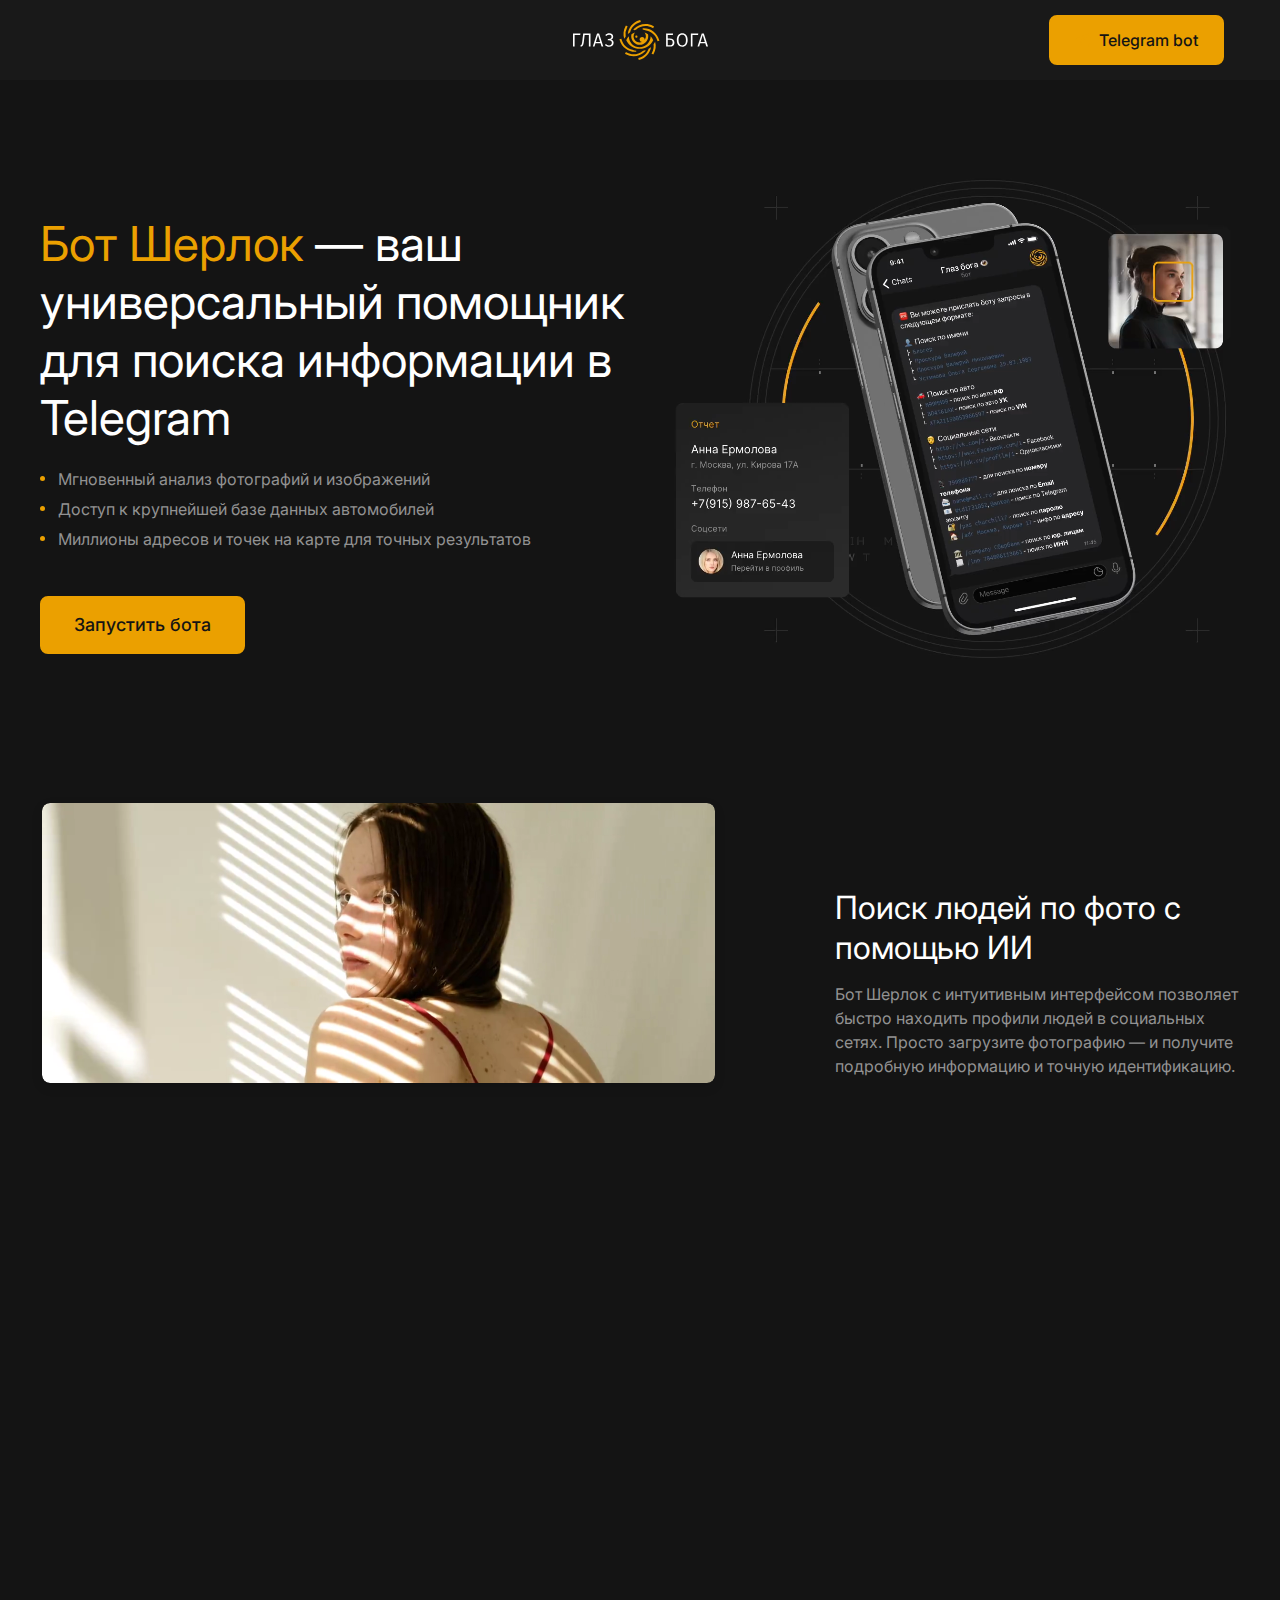
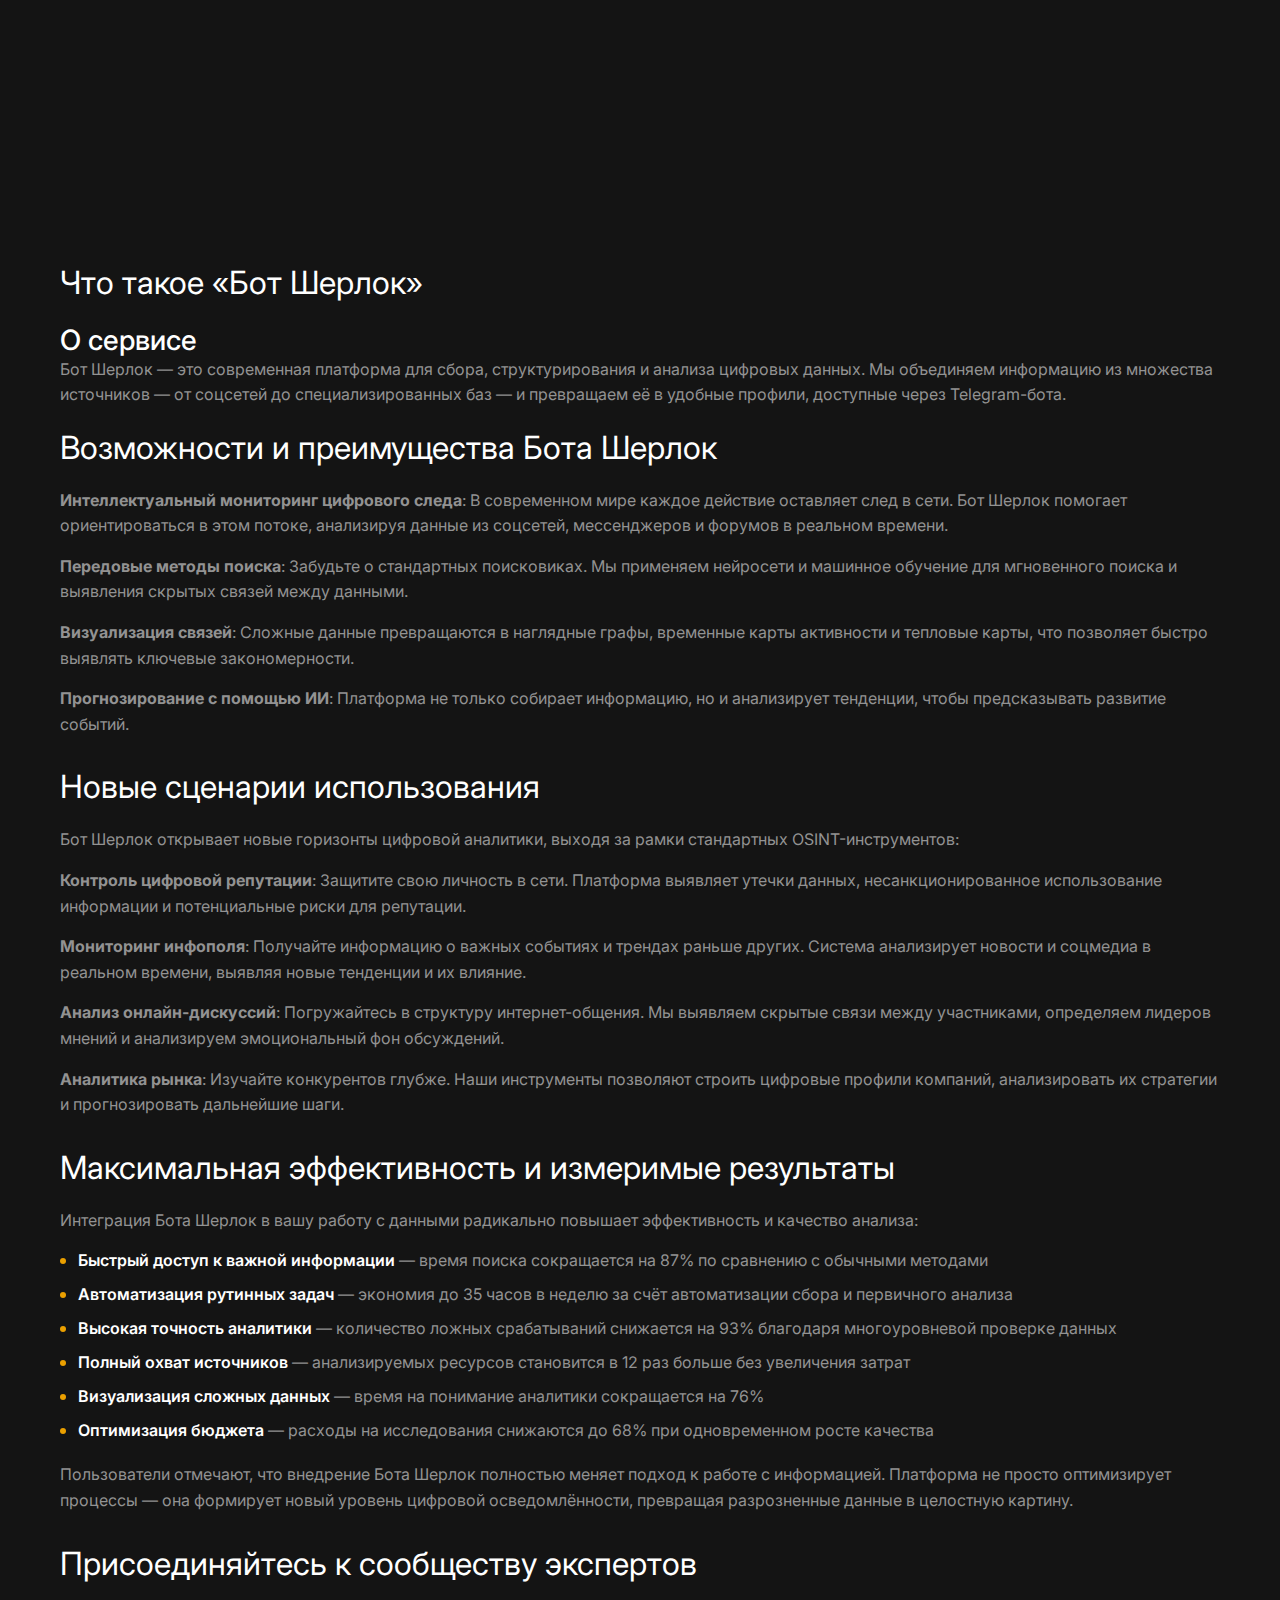
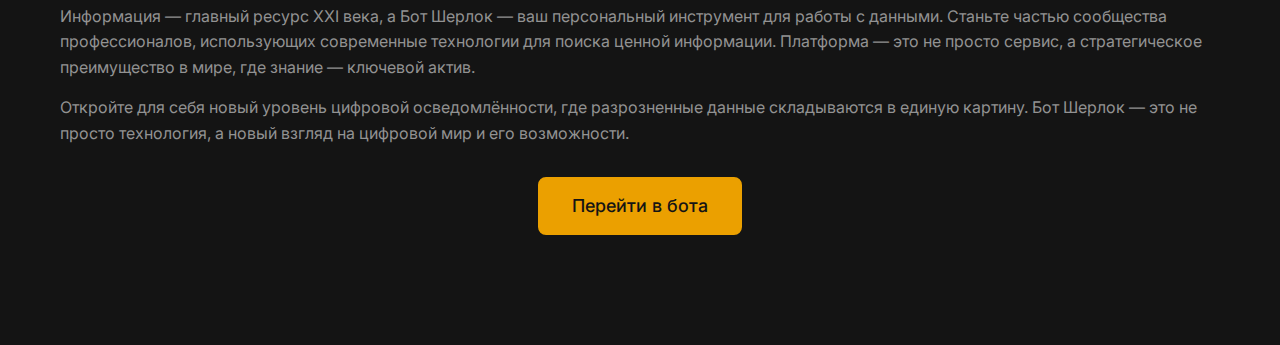
<file: index.html>
<!DOCTYPE html>
<html lang="ru-RU">
<head>
    <meta charset="UTF-8">
    <meta http-equiv="Content-Type" content="text/html; charset=UTF-8">
    <meta name="viewport" content="width=device-width, initial-scale=1.0">
    <link rel="canonical" href="https://sherlokbot.info/" />
    <meta name="description" content="Бот Шерлок — современный Telegram-бот для поиска информации. Быстрый анализ фото, доступ к крупнейшей базе автомобилей и многое другое. Оцените новые возможности поиска!">
    <meta name="keywords" content="бот шерлок телеграмм, бот sherlock, sherlock bot, бот для поиска людей, бот для поиска по фото, бот для поиска по номеру, бот для поиска по авто, бот для поиска по геолокации, бот для проверки информации, бот для анализа данных, бот для мониторинга, бот для аналитики, бот для поиска в Telegram, бот для поиска информации, бот для поиска по соцсетям, бот для поиска по базам, бот для поиска по картам, бот для поиска по адресам, бот для поиска по телефонам, бот для поиска по VIN, бот для поиска по ПТС, бот для поиска по СТС, бот для поиска по госномеру, бот для поиска по имени, бот для поиска по фамилии, бот для поиска по дате рождения, бот для поиска по email, бот для поиска по IP, бот для поиска по фото в Telegram, бот для поиска по номеру в Telegram, бот для поиска по авто в Telegram, бот для поиска по геолокации в Telegram, бот для проверки информации в Telegram, бот для анализа данных в Telegram, бот для мониторинга в Telegram, бот для аналитики в Telegram, бот для поиска в Telegram, бот для поиска информации в Telegram, бот для поиска по соцсетям в Telegram, бот для поиска по базам в Telegram, бот для поиска по картам в Telegram, бот для поиска по адресам в Telegram, бот для поиска по телефонам в Telegram, бот для поиска по VIN в Telegram, бот для поиска по ПТС в Telegram, бот для поиска по СТС в Telegram, бот для поиска по госномеру в Telegram, бот для поиска по имени в Telegram, бот для поиска по фамилии в Telegram, бот для поиска по дате рождения в Telegram, бот для поиска по email в Telegram, бот для поиска по IP в Telegram">

<link rel="icon" href="https://sherlokbot.info/favicon.ico" type="image/x-icon">

    <!-- Yandex.Metrika counter -->
<script type="text/javascript" >
   (function(m,e,t,r,i,k,a){m[i]=m[i]||function(){(m[i].a=m[i].a||[]).push(arguments)};
   m[i].l=1*new Date();
   for (var j = 0; j < document.scripts.length; j++) {if (document.scripts[j].src === r) { return; }}
   k=e.createElement(t),a=e.getElementsByTagName(t)[0],k.async=1,k.src=r,a.parentNode.insertBefore(k,a)})
   (window, document, "script", "https://mc.yandex.ru/metrika/tag.js", "ym");

   ym(103396172, "init", {
        clickmap:true,
        trackLinks:true,
        accurateTrackBounce:true,
        webvisor:true
   });
</script>
<noscript><div><img src="https://mc.yandex.ru/watch/103396172" style="position:absolute; left:-9999px;" alt="" /></div></noscript>
<!-- /Yandex.Metrika counter -->
    
    <!-- Schema.org разметка -->
    <script type="application/ld+json">
    {
        "@context": "https://schema.org",
        "@type": "SoftwareApplication",
        "name": "Бот Шерлок",
        "applicationCategory": "UtilityApplication",
        "operatingSystem": "Telegram",
        "offers": {
            "@type": "Offer",
            "price": "0",
            "priceCurrency": "RUB"
        },
        "description": "Интеллектуальный Telegram-бот для поиска информации. Быстрый поиск по фото, доступ к базе автомобилей и многое другое.",
        "aggregateRating": {
            "@type": "AggregateRating",
            "ratingValue": "4.8",
            "ratingCount": "1250"
        }
    }
    </script>
    
    <!-- Open Graph / Facebook -->
    <meta property="og:type" content="website">
    <meta property="og:url" content="https://sherlokbot.info/">
    <meta property="og:title" content="Бот Шерлок — официальный сайт Telegram-бота">
    <meta property="og:description" content="Бот Шерлок — уникальный Telegram-бот для поиска данных. Быстрый анализ фото, доступ к миллионам записей и современная аналитика. Попробуйте новые технологии поиска!">
    <meta property="og:image" content="https://sherlokbot.info/images/logo.svg">

    <!-- Twitter -->
    <meta property="twitter:card" content="summary_large_image">
    <meta property="twitter:url" content="https://sherlokbot.info/">
    <meta property="twitter:title" content="Бот Шерлок — официальный сайт Telegram-бота">
    <meta property="twitter:description" content="Бот Шерлок — Telegram-бот нового поколения для поиска информации. Молниеносный поиск по фото, авто и геолокации. Откройте для себя цифровой поиск будущего!">
    <meta property="twitter:image" content="https://sherlokbot.info/images/logo.svg">
    
    <title>Бот Шерлок — интеллектуальный Telegram-бот для поиска информации</title>
    <link rel="icon" href="favicon.ico" type="image/x-icon">
    <link rel="stylesheet" href="css/style.css" media="all">
    <style>
        #about .container {
            display: block;
            max-width: 1200px;
            margin: 0 auto;
            padding: 0 20px;
        }
        #about section {
            margin-bottom: 30px;
        }
        #about h1 {
            margin-bottom: 30px;
            text-align: center;
        }
        #about h2 {
            margin-bottom: 20px;
        }
        #about p {
            margin-bottom: 15px;
            line-height: 1.6;
        }
        .block__image, .block__video {
            max-width: 100%;
            overflow: hidden;
            border-radius: 8px;
            box-shadow: 0 4px 12px rgba(0,0,0,0.1);
        }
        .block__image img {
            width: 100%;
            height: auto;
            display: block;
        }
        video {
            width: 100%;
            height: auto;
            display: block;
        }
        /* Стили для хедера */
        header {
            width: 100%;
            padding: 0;
            background-color: #191919;
            position: fixed;
            top: 0;
            left: 0;
            z-index: 3000;
            opacity: 1 !important;
            visibility: visible !important;
            transform: none !important;
            transition: none !important;
        }
        /* Явно запрещаем скрытие хедера */
        header.hidden {
            display: block !important;
            opacity: 1 !important;
            visibility: visible !important;
            transform: none !important;
        }
        .header.content {
            display: flex;
            justify-content: center;
            align-items: center;
        }
        .header-logo {
            max-width: 135px;
        }
        .header-logo img {
            width: 100%;
            height: auto;
        }
        .button--empty {
            display: inline-flex;
            align-items: center;
            position: fixed;
            bottom: 24px;
            left: 24px;
            right: 24px;
            z-index: 4000;
        }
        .button--empty a {
            display: flex;
            align-items: center;
            background: rgba(25,25,25,.8);
            color: #eba000;
            font-size: 16px;
            height: 50px;
            padding: 0 1.5rem;
            width: 100%;
            text-decoration: none;
            border: none;
        }
        .button--empty a:hover {
            background: rgba(25,25,25,.8);
            color: #ffbc2e;
        }
        .button--empty svg {
            fill: #eba000;
            width: 16px;
            height: 14px;
            margin-right: 8px;
        }
        .button--empty a:hover svg {
            fill: #ffbc2e;
        }
        .button a {
            background: #eba000;
            border: 2px solid #eba000;
            color: #141414;
            font-weight: 500;
            border-radius: 0.5rem;
        }
        /* Стили для списка преимуществ */
        #about ul {
            margin-bottom: 20px;
        }
        #about ul li {
            color: #929292;
            font: normal 16px/24px Inter, sans-serif;
            margin-bottom: 10px;
            position: relative;
            padding-left: 18px;
        }
        #about ul li::before {
            content: "";
            position: absolute;
            left: 0;
            top: 10px;
            width: 6px;
            height: 6px;
            background-color: #eba000;
            border-radius: 50%;
        }
        #about ul li strong {
            color: #fff;
            font-weight: 600;
        }
        /* Медиа-запросы для адаптивности */
        @media screen and (min-width: 768px) {
            .button--empty {
                position: absolute;
                bottom: auto;
                left: auto;
                right: 40px;
                top: 15px;
            }
            .button--empty a {
                width: auto;
            }
            header {
                position: fixed;
                top: 0;
            }
            header.hidden {
                transform: none !important; /* Отключаем скрытие хедера при скролле */
            }
            #index {
                margin-top: 5rem;
            }
        }
        /* Добавляем отступ для основного контента, чтобы он не скрывался под фиксированным хедером */
        main {
            padding-top: 5rem;
        }
        /* Убираем двойной отступ для первой секции на десктопе */
        @media screen and (min-width: 768px) {
            #index {
                margin-top: 0;
            }
        }
        /* Стили для FAQ секции */
        #faq {
            padding: 60px 0;
            background-color: #191919;
        }
        #faq .container {
            max-width: 1200px;
            margin: 0 auto;
            padding: 0 20px;
        }
        #faq h2 {
            color: #fff;
            font-size: 32px;
            text-align: center;
            margin-bottom: 40px;
        }
        .faq-list {
            display: flex;
            flex-direction: column;
            gap: 24px;
            align-items: stretch;
        }
        .faq-item {
            background: rgba(255, 255, 255, 0.05);
            border-radius: 12px;
            padding: 24px 32px;
            transition: all 0.3s ease;
            width: 100%;
            max-width: 100%;
            box-sizing: border-box;
            text-align: left;
        }
        .faq-item:hover {
            background: rgba(255, 255, 255, 0.08);
        }
        .faq-item h3 {
            color: #eba000;
            font-size: 20px;
            margin-bottom: 12px;
            font-weight: 600;
        }
        .faq-item p {
            color: #929292;
            font-size: 16px;
            line-height: 1.6;
            margin: 0;
        }
        @media screen and (max-width: 768px) {
            #faq {
                padding: 40px 0;
            }
            #faq .container {
                max-width: 100%;
                padding: 0 8px;
            }
            #faq h2 {
                font-size: 24px;
                margin-bottom: 30px;
            }
            .faq-item {
                padding: 16px 10px;
            }
            .faq-item h3 {
                font-size: 18px;
            }
            .faq-item p {
                font-size: 14px;
            }
        }
    </style>
</head>

<body>
    <div id="app">
        <header>
            <div class="container">
                <div class="header content">
                    <div class="header-logo">
                        <a href="/" title="Бот Шерлок">
                            <img src="images/logo.svg" alt="Sherlock Bot">
                        </a>
                    </div>
                    <div class="button button--empty">
                        <a href="https://t.me/sherlok_poisk35_bot" target="_blank" title="Телеграм бот">
                            <svg>
                                <use href="images/telegram.svg#telegram"></use>
                            </svg>
                            <span>Telegram bot</span>
                        </a>
                    </div>
                </div>
            </div>
        </header>

        <main>
            <section id="index">
                <div class="container">
                    <div class="index content object-wrapper">
                        <div class="index__main object">
                            <div class="index__title">
                                <h1><span>Бот Шерлок</span> — ваш универсальный помощник <br>для поиска информации в Telegram</h1>
                            </div>
                            <ul class="index-lead">
                                <li class="index-lead__item">
                                    <p>Мгновенный анализ фотографий и изображений</p>
                                </li>
                                <li class="index-lead__item">
                                    <p>Доступ к крупнейшей базе данных автомобилей</p>
                                </li>
                                <li class="index-lead__item">
                                    <p>Миллионы адресов и точек на карте для точных результатов</p>
                                </li>
                            </ul>
                            <div class="index__button">
                                <div class="button">
                                    <a href="https://t.me/sherlok_poisk35_bot" target="_blank" title="Открыть бота">Запустить бота</a>
                                </div>
                            </div>
                        </div>
                        <div class="index__video">
                            <video playsinline autoplay muted loop>
                                <source src="media/main.mp4" type="video/mp4">
                            </video>
                        </div>
                    </div>
                </div>
            </section>
            
         <section id="block_1">
          <div class="container">
            <div class="block block--reverse content object-wrapper">
              <div class="block__main object">
                <div class="block__title">
                  <h2>Поиск людей по фото с помощью ИИ</h2>
                </div>
                <div class="block__text">
                  <p>Бот Шерлок с интуитивным интерфейсом позволяет быстро находить профили людей в социальных сетях. Просто загрузите фотографию — и получите подробную информацию и точную идентификацию.</p>
                </div>
              </div>
              <div class="block__video object">
                <video playsinline autoplay muted loop>
                  <source src="media/block_1.mp4" type="video/mp4">
                </video>
              </div>
            </div>
          </div>
        </section>
        <section id="block_2">
          <div class="container">
            <div class="block content object-wrapper">
              <div class="block__main object">
                <div class="block__title">
                  <h2>Поиск по автомобилям</h2>
                </div>
                <div class="block__text">
                  <p>Открывайте доступ к миллионам записей об автомобилях, включая данные о ПТС и СТС, собранные из открытых источников.</p>
                </div>
              </div>
              <div class="block__image object">
                <img src="images/block_2.png" srcset="images/block_2.png 1x, images/block_2@2x.png 2x, images/block_2@3x.png 3x" loading="lazy" alt="Поиск автомобилей">
              </div>
            </div>
          </div>
        </section>
        <section id="block_3">
          <div class="container">
            <div class="block block--reverse content object-wrapper">
              <div class="block__main object">
                <div class="block__title">
                  <h2>Поиск по геолокации</h2>
                </div>
                <div class="block__text">
                  <p>Укажите точку на карте — и получите сведения о людях, которые бывали или находятся там сейчас.</p>
                </div>
              </div>
              <div class="block__image object">
                <img src="images/block_3.png" srcset="images/block_3.png 1x, images/block_3@2x.png 2x, images/block_3@3x.png 3x" loading="lazy" alt="Поиск по геолокации">
              </div>
            </div>
          </div>
        </section>
        <section id="about">
          <div class="container">
             <div class="about__content">
                <h2>Что такое «Бот Шерлок»</h2>
                <h3>О сервисе</h3>
                <p>Бот Шерлок — это современная платформа для сбора, структурирования и анализа цифровых данных. Мы объединяем информацию из множества источников — от соцсетей до специализированных баз — и превращаем её в удобные профили, доступные через Telegram-бота.</p>
             </div>
             <section>
                <h2>Возможности и преимущества Бота Шерлок</h2>
                
                <p>
                    <strong>Интеллектуальный мониторинг цифрового следа</strong>: В современном мире каждое действие оставляет след в сети. Бот Шерлок помогает ориентироваться в этом потоке, анализируя данные из соцсетей, мессенджеров и форумов в реальном времени.
                </p>
                <p>
                    <strong>Передовые методы поиска</strong>: Забудьте о стандартных поисковиках. Мы применяем нейросети и машинное обучение для мгновенного поиска и выявления скрытых связей между данными.
                </p>
                <p>
                    <strong>Визуализация связей</strong>: Сложные данные превращаются в наглядные графы, временные карты активности и тепловые карты, что позволяет быстро выявлять ключевые закономерности.
                </p>
                <p>
                    <strong>Прогнозирование с помощью ИИ</strong>: Платформа не только собирает информацию, но и анализирует тенденции, чтобы предсказывать развитие событий.
                </p>
             </section>
             <section>
                <h2>Новые сценарии использования</h2>
                <p>
                   Бот Шерлок открывает новые горизонты цифровой аналитики, выходя за рамки стандартных OSINT-инструментов:
                </p>
              
                <p>
                    <strong>Контроль цифровой репутации</strong>: Защитите свою личность в сети. Платформа выявляет утечки данных, несанкционированное использование информации и потенциальные риски для репутации.
                </p>
                <p>
                    <strong>Мониторинг инфополя</strong>: Получайте информацию о важных событиях и трендах раньше других. Система анализирует новости и соцмедиа в реальном времени, выявляя новые тенденции и их влияние.
                </p>
                <p>
                    <strong>Анализ онлайн-дискуссий</strong>: Погружайтесь в структуру интернет-общения. Мы выявляем скрытые связи между участниками, определяем лидеров мнений и анализируем эмоциональный фон обсуждений.
                </p>
                <p>
                    <strong>Аналитика рынка</strong>: Изучайте конкурентов глубже. Наши инструменты позволяют строить цифровые профили компаний, анализировать их стратегии и прогнозировать дальнейшие шаги.
                </p>
             </section>
             <section>
                <h2>Максимальная эффективность и измеримые результаты</h2>
                <p>
                    Интеграция Бота Шерлок в вашу работу с данными радикально повышает эффективность и качество анализа:
                </p>
            
                <ul>
                    <li><strong>Быстрый доступ к важной информации</strong> — время поиска сокращается на 87% по сравнению с обычными методами</li>
                    <li><strong>Автоматизация рутинных задач</strong> — экономия до 35 часов в неделю за счёт автоматизации сбора и первичного анализа</li>
                    <li><strong>Высокая точность аналитики</strong> — количество ложных срабатываний снижается на 93% благодаря многоуровневой проверке данных</li>
                    <li><strong>Полный охват источников</strong> — анализируемых ресурсов становится в 12 раз больше без увеличения затрат</li>
                    <li><strong>Визуализация сложных данных</strong> — время на понимание аналитики сокращается на 76%</li>
                    <li><strong>Оптимизация бюджета</strong> — расходы на исследования снижаются до 68% при одновременном росте качества</li>
                </ul>

                <p>
                    Пользователи отмечают, что внедрение Бота Шерлок полностью меняет подход к работе с информацией. Платформа не просто оптимизирует процессы — она формирует новый уровень цифровой осведомлённости, превращая разрозненные данные в целостную картину.
                </p>
             </section>
             <section>
                <h2>Присоединяйтесь к сообществу экспертов</h2>
                <p>
                    Информация — главный ресурс XXI века, а Бот Шерлок — ваш персональный инструмент для работы с данными. Станьте частью сообщества профессионалов, использующих современные технологии для поиска ценной информации. Платформа — это не просто сервис, а стратегическое преимущество в мире, где знание — ключевой актив.
                </p>
                <p>
                    Откройте для себя новый уровень цифровой осведомлённости, где разрозненные данные складываются в единую картину. Бот Шерлок — это не просто технология, а новый взгляд на цифровой мир и его возможности.
                </p>
                <div class="button" style="margin-top: 30px; text-align: center;">
                    <a href="https://t.me/sherlok_poisk35_bot" target="_blank" title="Открыть бот">Перейти в бота</a>
                </div>
             </section>
          </div>
        </section>
        </main>

        <footer>
            <div class="container">
                <div class="footer content"></div>
            </div>
        </footer>
    </div>

    <script src="js/main.js"></script>
</body>
</html>
</file>
<file: css/style.css>
/*
Theme Name: eye
*/
@import url(https://fonts.googleapis.com/css2?family=Inter:wght@400;500;600&display=swap);


*,:after,:before
{
	box-sizing:border-box;margin:0;padding:0
}html
{
	height:100%;overflow-x:hidden;width:100vw
}
body
{-webkit-text-size-adjust:100%;-webkit-tap-highlight-color:transparent;-webkit-font-smoothing:antialiased;-moz-font-smoothing:antialiased;min-height:100vh;overflow:hidden;scroll-behavior:smooth;text-align:left;text-rendering:optimizeLegibility;width:100%;background:#141414;color:#fff;font-family:Inter,sans-serif;font-size:1rem;font-weight:400;line-height:1.5}footer,form,header,main,section{position:relative;width:100%}
img{display:block;height:auto;max-width:100%}
svg{fill:currentColor}
ol,ul{list-style:none}
a{text-decoration:none;transition:all .3s ease-out;color:#eba000}
a:active,a:focus{outline:none}
button,fieldset,input,select,textarea{appearance:none;border:none;font:inherit}
button:active,button:focus,fieldset:active,fieldset:focus,input:active,input:focus,select:active,select:focus,textarea:active,textarea:focus{outline:none}
button{cursor:pointer}
#app{margin:0 auto;max-width:1920px;position:relative;width:100%}
h1,
h2
{
	font:normal 20px/30px Inter,sans-serif;
	margin-top: 20px;    /* Верхний отступ */

}h3
{
	font:500 15px/20px Inter,sans-serif;
	margin-top: 20px;    /* Верхний отступ */
	}p{color:#929292;font:normal 16px/24px Inter,sans-serif}b{font-weight:600}
.container{grid-gap:1.75rem 1.5rem;background:transparent;display:grid;grid-template-columns:repeat(6,1fr);grid-template-rows:auto;margin:0 auto;padding:1.75rem 1.5rem;width:100%}
.container .content,.container .content-center{grid-column:1/7}
.button a{align-items:center;background:#eba000;border:2px solid #eba000;border-radius:.5rem;color:#141414;display:inline-flex;font:500 18px/1 Inter,sans-serif;height:58px;justify-content:center;padding:0 2rem;text-align:center;white-space:nowrap}
.button--empty{bottom:24px;display:flex;left:24px;position:fixed;right:24px;z-index:4000}
.button--empty a{background:rgba(25,25,25,.8);color:#eba000;font-size:16px;height:50px;padding:0 1.5rem;width:100%}
.button--empty a svg{fill:#eba000;flex:none;height:14px;margin-right:.5rem;width:16px}
header{background:#191919;transition:all .6s ease-in-out;z-index:3000}
header .container{height:5rem;padding:1.25rem 1.5rem}
header .container .header{align-items:center;justify-content:center;display:flex}
header .container .header-logo a{display:flex}
header .container .header-logo a img{flex:none;height:40px;width:135px}
main{z-index:2000}
footer{z-index:1000}
footer .container{height:5rem;padding:0 1.5rem}
.object{opacity:0;transform:translateY(15px)}
.object-animation{opacity:1;transform:translateY(0)}
#index .container .index{display:flex;flex-direction:column}
#index .container .index__main{margin-bottom:2.5rem}
#index .container .index__title{margin:.5rem 0 .8125rem}
#index .container .index__title h1{text-align:center}
#index .container .index__title h1 span{color:#eba000}
#index .container .index-lead__item p{text-align:center}
#index .container .index__button{display:flex;justify-content:center;margin-top:2.125rem}
#index .container .index__video{display:flex;margin:0 -1.25rem 0 -1.5rem}
#index .container .index__video video{flex:none;width:100%}
#block_1 .container,#block_2 .container,#block_3 .container{padding:1.375rem 1.5rem}
#block_1 .container .block,#block_2 .container .block,#block_3 .container .block{display:flex;flex-direction:column-reverse}
#block_1 .container .block__title,#block_2 .container .block__title,#block_3 .container .block__title{margin-bottom:.875rem}
#block_1 .container .block__text p,#block_1 .container .block__title h2,#block_2 .container .block__text p,#block_2 .container .block__title h2,#block_3 .container .block__text p,#block_3 .container .block__title h2{text-align:center}
#block_1 .container .block__video,#block_2 .container .block__video,#block_3 .container .block__video{display:flex;margin:0 -1.25rem 1.25rem}
#block_1 .container .block__video video,#block_2 .container .block__video video,#block_3 .container .block__video video{align-self:flex-start;border-radius:8px;flex:none;width:100%}
#block_1 .container .block__image,#block_2 .container .block__image,#block_3 .container .block__image{display:flex;margin:0 -1.25rem 1.25rem}
#block_1 .container .block__image img,#block_2 .container .block__image img,#block_3 .container .block__image img{flex:none;border-radius:8px;width:100%}
@media screen and (min-width:768px){.container{grid-gap:1.75rem;grid-template-columns:repeat(9,1fr);position:relative;width:768px}.container .content,.container .content-center{grid-column:1/10}.button--empty{bottom:auto;left:auto;right:40px;top:15px}.button--empty a{width:auto}header{position:fixed;top:0}header.hidden{transform:translateY(-100%)}#index{margin-top:5rem}#index .container .index{flex-direction:row;justify-content:space-between;margin-bottom:2.1875rem}#index .container .index__main{margin:0 1.75rem 0 0;width:calc(44.44444% + .02778rem)}#index .container .index__title{margin:4.6875rem 0 1.25rem}#index .container .index__title h1{text-align:left}#index .container .index-lead__item{margin-left:1.125rem;position:relative}#index .container .index-lead__item:before{background:#eba000;border-radius:50%;content:"";display:block;height:5px;left:-1.125rem;position:absolute;top:.5625rem;width:5px}#index .container .index-lead__item:not(:last-child){margin-bottom:.375rem}#index .container .index-lead__item p{text-align:left}#index .container .index__button{justify-content:flex-start;margin-top:2.8125rem}#index .container .index__video{margin:3.875rem 0 0;width:calc(55.55556% - .77778rem)}#index .container .index__video video{margin-left:-1.75rem;width:calc(100% + 1.75rem)}#block_1 .container .block,#block_2 .container .block,#block_3 .container .block{align-items:center;flex-direction:row}#block_1 .container .block--reverse,#block_2 .container .block--reverse,#block_3 .container .block--reverse{flex-direction:row-reverse}#block_1 .container .block--reverse .block__main,#block_2 .container .block--reverse .block__main,#block_3 .container .block--reverse .block__main{margin:0 0 0 1.75rem}#block_1 .container .block__main,#block_2 .container .block__main,#block_3 .container .block__main{margin-right:1.75rem;width:calc(33.33333% - .16667rem)}#block_1 .container .block__text p,#block_1 .container .block__title h2,#block_2 .container .block__text p,#block_2 .container .block__title h2,#block_3 .container .block__text p,#block_3 .container .block__title h2{text-align:left}#block_1 .container .block__image,#block_1 .container .block__video,#block_2 .container .block__image,#block_2 .container .block__video,#block_3 .container .block__image,#block_3 .container .block__video{margin:0;width:calc(66.66667% - .58333rem)}}
@media screen and (min-width:992px){.container{width:992px}#index .container .index__title{margin:6.6875rem 0 1.25rem}}
@media screen and (min-width:1248px){.container{grid-gap:1.75rem 2.25rem;grid-template-columns:repeat(12,1fr);width:1248px}.container .content{grid-column:1/13}.container .content-center{grid-column:3/11}h1{font-size:48px;line-height:58px}h2{font-size:32px;line-height:40px}h3{font-size:28px;line-height:34px}a:hover{color:#ffbc2e}.button a:hover{background:#ffbc2e;border-color:#ffbc2e;color:#141414}#index .container .index{margin-bottom:4.1875rem}#index .container .index__main,#index .container .index__video{width:auto}#index .container .index__video video{width:589px}#block_1 .container,#block_2 .container,#block_3 .container{padding:2.5rem 1.5rem}#block_1 .container .block,#block_2 .container .block,#block_3 .container .block{align-items:flex-start}#block_1 .container .block--reverse .block__main,#block_2 .container .block--reverse .block__main,#block_3 .container .block--reverse .block__main{margin:0 0 0 7.5rem}#block_1 .container .block__main,#block_2 .container .block__main,#block_3 .container .block__main{margin-right:7.5rem;width:405px}#block_1 .container .block__title,#block_2 .container .block__title,#block_3 .container .block__title{margin:5.3125rem 0 .875rem}#block_1 .container .block__video,#block_2 .container .block__video,#block_3 .container .block__video{width:auto}#block_1 .container .block__video video,#block_2 .container .block__video video,#block_3 .container .block__video video{height:280px;width:673px}#block_1 .container .block__image,#block_2 .container .block__image,#block_3 .container .block__image{width:auto}#block_1 .container .block__image img,#block_2 .container .block__image img,#block_3 .container .block__image img{height:280px;width:673px}}
@media screen and (min-width:1440px){.container{padding:1.75rem 7.5rem;width:1440px}header .container{padding:1.25rem 7.5rem}footer .container{padding:0 7.5rem}#block_1 .container,#block_2 .container,#block_3 .container{padding:2.5rem 7.5rem}}
@media (prefers-reduced-motion:no-preference){.object{transition:opacity 1.2s ease-in-out,transform 1.2s ease-in-out}}

#faq .container {
    padding: 4rem 1.5rem;
}

#faq h2 {
    text-align: center;
    margin-bottom: 3rem;
}

.faq-list {
    max-width: 800px;
    margin: 0 auto;
}

.faq-item {
    background: rgba(255, 255, 255, 0.05);
    border-radius: 8px;
    padding: 1.5rem;
    margin-bottom: 1rem;
}

.faq-item h3 {
    color: #eba000;
    margin: 0 0 1rem 0;
    font-size: 1.2rem;
}

.faq-item p {
    margin: 0;
    color: #fff;
}

@media screen and (min-width: 768px) {
    #faq .container {
        padding: 6rem 1.5rem;
    }
    
    .faq-item {
        padding: 2rem;
    }
    
    .faq-item h3 {
        font-size: 1.4rem;
    }
}

@media screen and (min-width: 1248px) {
    #faq .container {
        padding: 8rem 1.5rem;
    }
}
</file>
